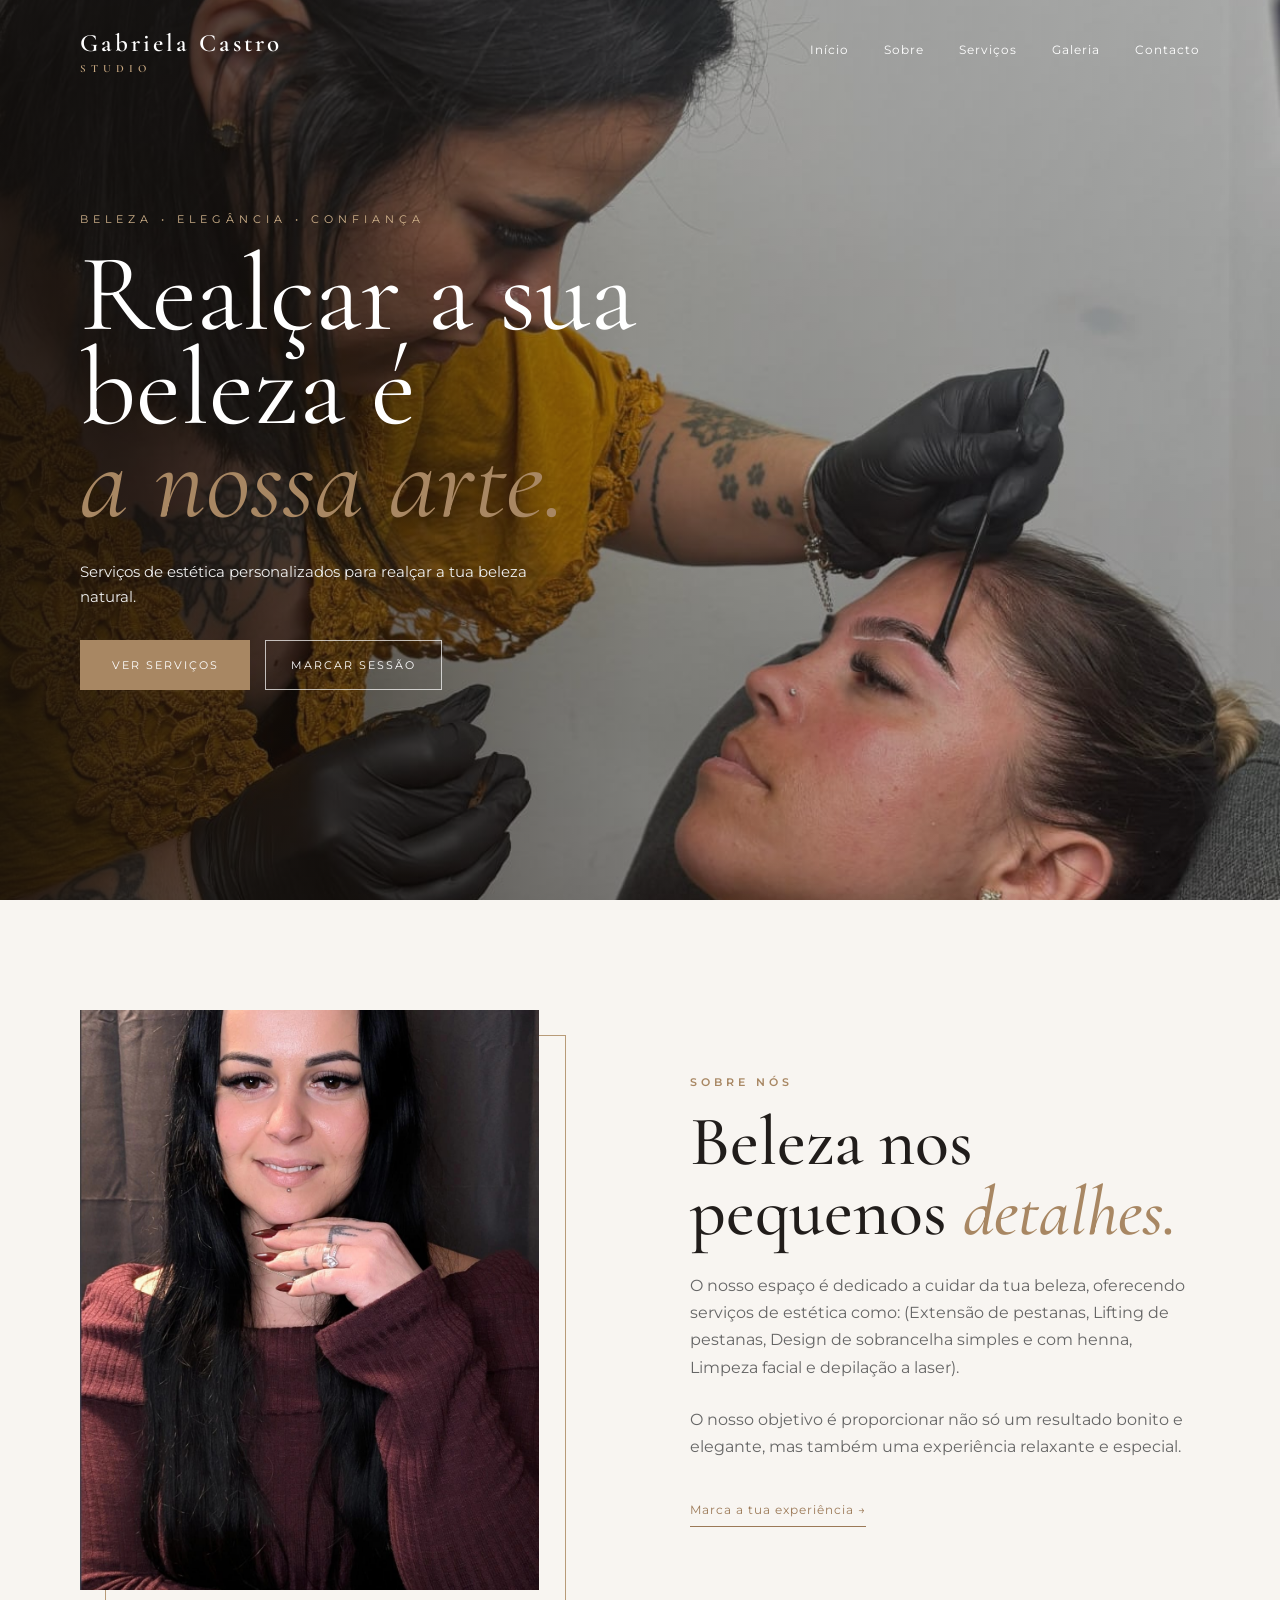
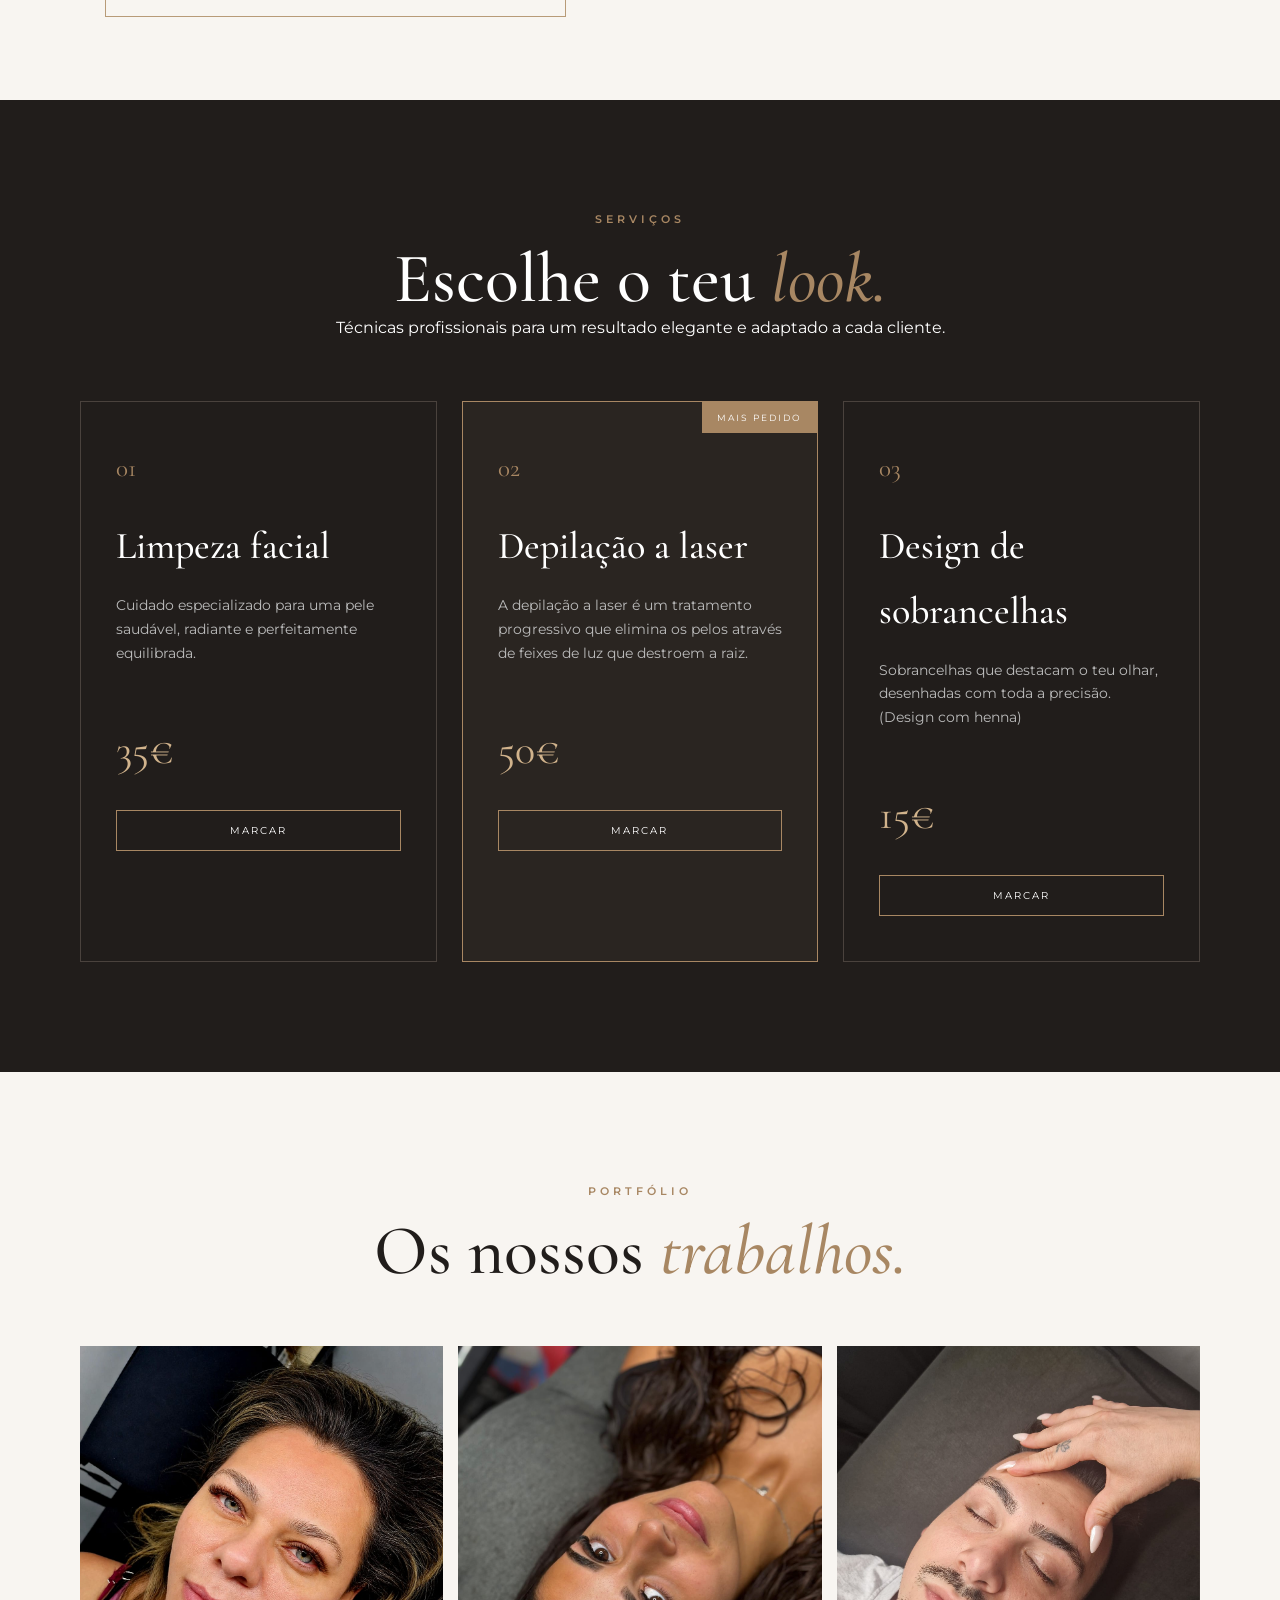
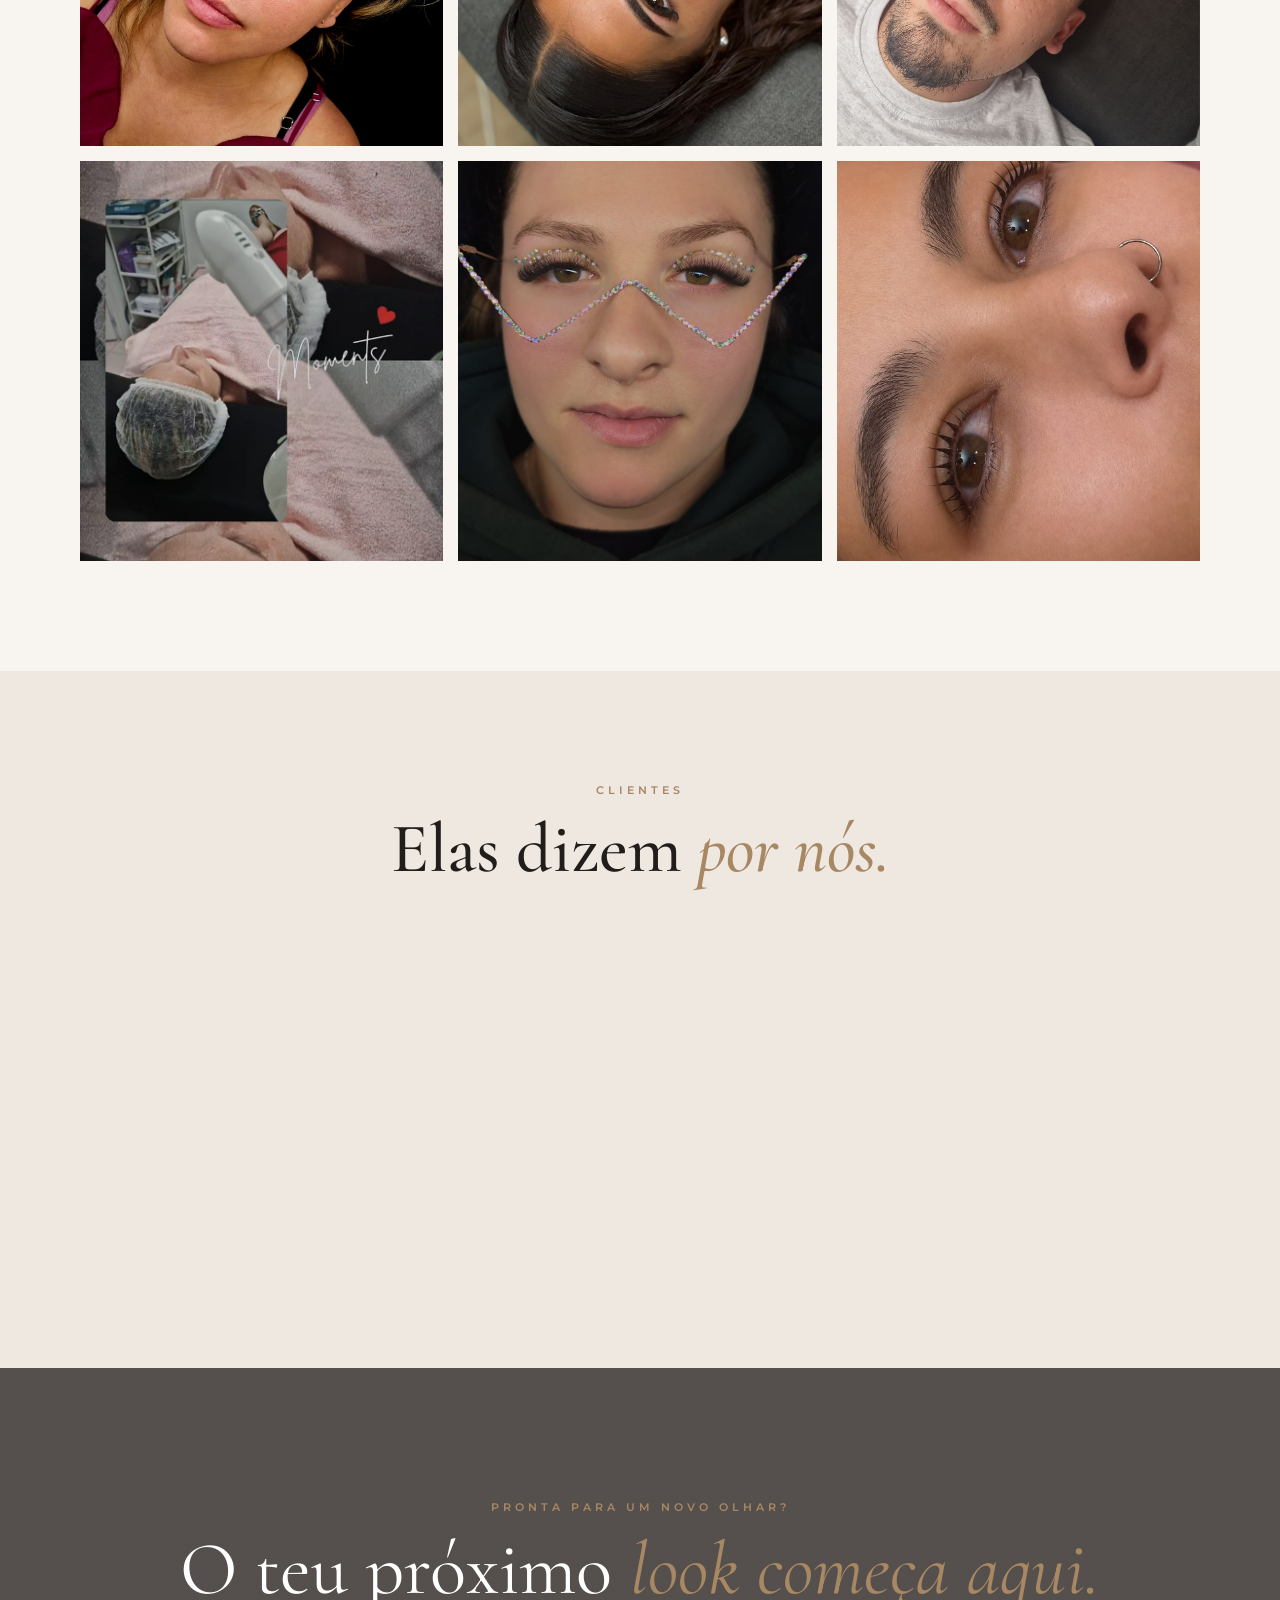
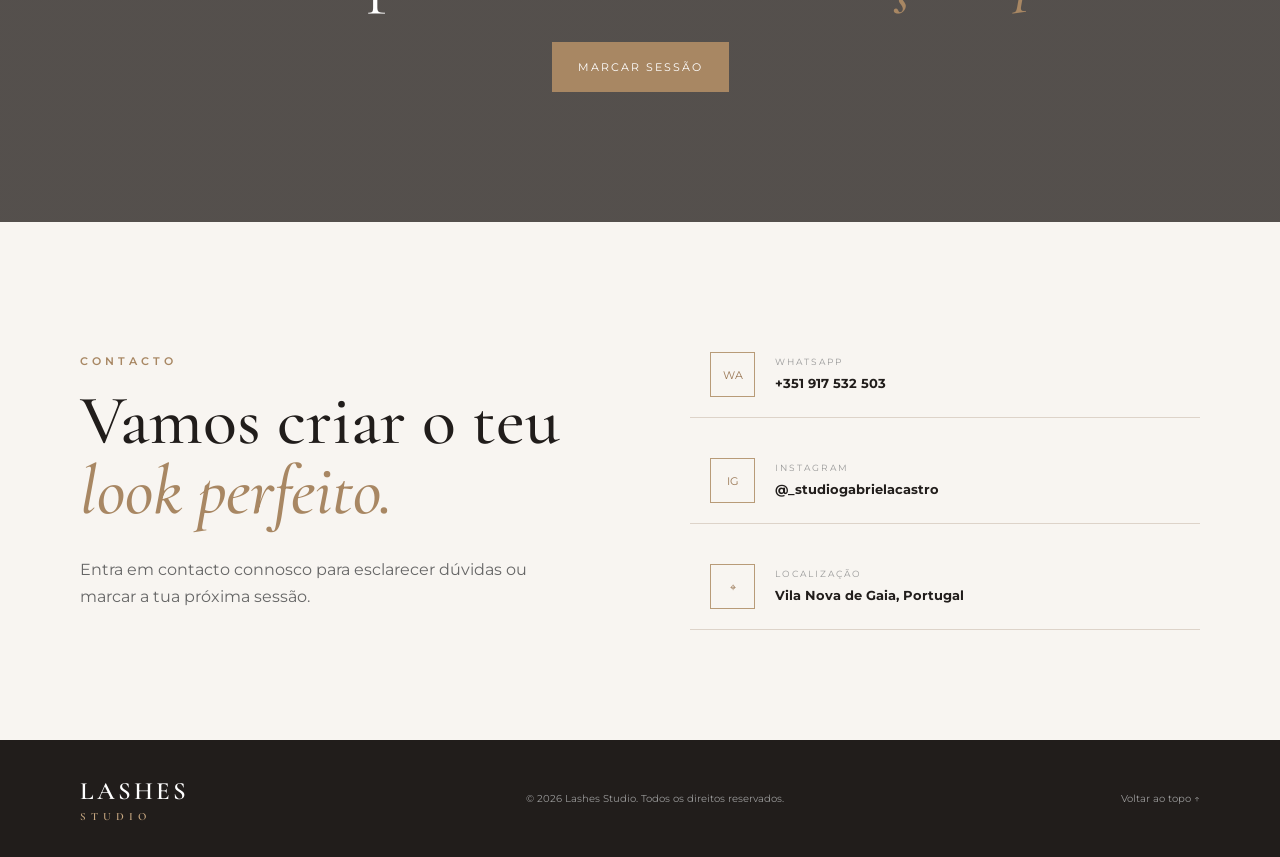
<file: index.html>
<!DOCTYPE html>
<html lang="pt-PT">
<head>
    <meta charset="UTF-8">
    <meta name="viewport" content="width=device-width, initial-scale=1.0">

    <title>Studio Gabriela Castro | Estúdio de estética</title>
<!-- Google Analytics -->
<script async src="https://www.googletagmanager.com/gtag/js?id=G-7PS017GPTR"></script>
<script>
  window.dataLayer = window.dataLayer || [];

  function gtag() {
    dataLayer.push(arguments);
  }

  gtag('js', new Date());
  gtag('config', 'G-7PS017GPTR');
</script>
    <meta name="description"
        content="Studio Gabriela Castro - Estúdio de estética com elegância, cuidado e resultados personalizados. Marca já a tua sessão.">

    <link rel="preconnect" href="https://fonts.googleapis.com">
    <link rel="preconnect" href="https://fonts.gstatic.com" crossorigin>

    <link href="https://fonts.googleapis.com/css2?family=Cormorant+Garamond:wght@400;500;600;700&family=Montserrat:wght@300;400;500;600&display=swap"
        rel="stylesheet">

    <link rel="stylesheet" href="style.css">
</head>

<body>

    <!-- HEADER -->
    <header class="header" id="header">
        <div class="container nav-container">

            <a href="#inicio" class="logo">
                Gabriela Castro<span>STUDIO</span>
            </a>

            <button class="menu-toggle" id="menuToggle" aria-label="Abrir menu">
                <span></span>
                <span></span>
                <span></span>
            </button>

            <nav class="nav" id="nav">
                <a href="#inicio">Início</a>
                <a href="#sobre">Sobre</a>
                <a href="#servicos">Serviços</a>
                <a href="#galeria">Galeria</a>
                <a href="#contacto">Contacto</a>
            </nav>

        </div>
    </header>

    <!-- HERO -->
    <main>

        <section class="hero" id="inicio">

            <div class="hero-overlay"></div>

            <div class="container hero-content">

                <p class="hero-small">BELEZA • ELEGÂNCIA • CONFIANÇA</p>

                <h1>
                    Realçar a sua beleza é<br>
                    <span>a nossa arte.</span>
                </h1>

                <p class="hero-text">
                    Serviços de estética personalizados para realçar
                    a tua beleza natural.
                </p>

                <div class="hero-buttons">
                    <a href="#servicos" class="btn btn-primary">
                        Ver serviços
                    </a>

                    <a href="#contacto" class="btn btn-outline">
                        Marcar sessão
                    </a>
                </div>

            </div>

        </section>

        <!-- SOBRE -->
        <section class="about section" id="sobre">

            <div class="container about-grid">

                <div class="about-image">
                    <div class="image-frame">
                        <img src="images/profile.jpg" alt="Extensão de pestanas, fios tecnológicos">
                    </div>
                </div>

                <div class="about-content">

                    <p class="section-label">SOBRE NÓS</p>

                    <h2>
                        Beleza nos pequenos
                        <span>detalhes.</span>
                    </h2>

                    <p>
                        O nosso espaço é dedicado a cuidar da tua beleza,
                        oferecendo serviços de estética como:
                        (Extensão de pestanas, Lifting de pestanas,
                        Design de sobrancelha simples e com henna, Limpeza facial e depilação a laser).
                    </p>

                    <p>
                        O nosso objetivo é proporcionar não só um resultado
                        bonito e elegante, mas também uma experiência
                        relaxante e especial.
                    </p>

                    <a href="#contacto" class="text-link">
                        Marca a tua experiência →
                    </a>

                </div>

            </div>

        </section>

        <!-- SERVIÇOS -->
        <section class="services section" id="servicos">

            <div class="container">

                <div class="section-heading">
                    <p class="section-label">SERVIÇOS</p>

                    <h2>
                        Escolhe o teu
                        <span>look.</span>
                    </h2>

                    <p>
                        Técnicas profissionais para um resultado elegante
                        e adaptado a cada cliente.
                    </p>
                </div>

                <div class="services-grid">

                    <article class="service-card">

                        <div class="service-number">01</div>

                        <h3>Limpeza facial</h3>

                        <p>
                            Cuidado especializado para uma pele saudável, radiante e perfeitamente equilibrada.
                        </p>

                        <div class="price">
                            35€
                        </div>

                        <button class="service-btn"
                            onclick="openBooking('Limpeza facial')">
                            Marcar
                        </button>

                    </article>

                    <article class="service-card featured">

                        <div class="popular">
                            MAIS PEDIDO
                        </div>

                        <div class="service-number">02</div>

                        <h3>Depilação a laser</h3>

                        <p>
                            A depilação a laser é um tratamento progressivo que elimina os pelos através de feixes de luz que destroem a raiz.
                        </p>

                        <div class="price">
                            50€
                        </div>

                        <button class="service-btn"
                            onclick="openBooking('Depilação a laser')">
                            Marcar
                        </button>

                    </article>

                    <article class="service-card">

                        <div class="service-number">03</div>

                        <h3>Design de sobrancelhas</h3>

                        <p>
                            Sobrancelhas que destacam o teu olhar, desenhadas com toda a precisão.
                            (Design com henna)
                        </p>

                        <div class="price">
                            15€
                        </div>

                        <button class="service-btn"
                            onclick="openBooking('Design de sobrancelhas')">
                            Marcar
                        </button>

                    </article>

                </div>

            </div>

        </section>

        <!-- GALERIA -->
        <section class="gallery section" id="galeria">

            <div class="container">

                <div class="section-heading">
                    <p class="section-label">PORTFÓLIO</p>

                    <h2>
                        Os nossos
                        <span>trabalhos.</span>
                    </h2>
                </div>

                <div class="gallery-grid">

                    <div class="gallery-item">
                        <img src="images/lash1.jpg" alt="Trabalho de lashes">
                    </div>

                    <div class="gallery-item">
                        <img src="images/lash2.jpg" alt="Extensão de pestanas">
                    </div>

                    <div class="gallery-item">
                        <img src="images/Sobrancelhas.jpg" alt="Volume de pestanas">
                    </div>

                    <div class="gallery-item">
                        <img src="images/Limpeza facial.jpg" alt="Lashes profissionais">
                    </div>

                    <div class="gallery-item">
                        <img src="images/Lash4.jpg" alt="Resultado de lashes">
                    </div>

                    <div class="gallery-item">
                        <img src="images/lash3.jpg" alt="Pestanas perfeitas">
                    </div>

                </div>

            </div>

        </section>

        <!-- TESTEMUNHOS -->
        <section class="testimonials section">

            <div class="container">

                <div class="section-heading">
                    <p class="section-label">CLIENTES</p>

                    <h2>
                        Elas dizem
                        <span>por nós.</span>
                    </h2>
                </div>

                <div class="testimonial-grid">

                    <article class="testimonial">
                        <div class="stars">★★★★★</div>

                        <p>
                            “Sem dúvida a melhor das melhores, nasceste para isto. Já fiz laser e logo na primeira sessão notei diferença ”
                        </p>

                        <strong>— Carla @instagram</strong>
                    </article>

                    <article class="testimonial">
                        <div class="stars">★★★★★</div>

                        <p>
                            “Amei minhas sobrancelhas! Feitas com cuidado e dedicação”
                        </p>

                        <strong>— Mikaela @instagram</strong>
                    </article>

                    <article class="testimonial">
                        <div class="stars">★★★★★</div>

                        <p>
                            “Simplesmente única, para além de ser muito boa no que faz, o profissionalismo, o atendimento, é perfeitooo”
                        </p>

                        <strong>— Tatiana @instagram</strong>
                    </article>

                </div>

            </div>

        </section>

        <!-- CTA -->
        <section class="cta">

            <div class="container cta-content">

                <p class="section-label">PRONTA PARA UM NOVO OLHAR?</p>

                <h2>
                    O teu próximo
                    <span>look começa aqui.</span>
                </h2>

                <a href="#" class="btn btn-primary"
                    onclick="openBooking('Marcação geral')">
                    Marcar sessão
                </a>

            </div>

        </section>

        <!-- CONTACTO -->
        <section class="contact section" id="contacto">

            <div class="container contact-grid">

                <div>

                    <p class="section-label">CONTACTO</p>

                    <h2>
                        Vamos criar o teu
                        <span>look perfeito.</span>
                    </h2>

                    <p class="contact-description">
                        Entra em contacto connosco para esclarecer
                        dúvidas ou marcar a tua próxima sessão.
                    </p>

                </div>

                <div class="contact-info">

                    <a href="https://wa.me/351917532503"
                        class="contact-item"
                        target="_blank">

                        <div class="contact-icon">WA</div>

                        <div>
                            <small>WHATSAPP</small>
                            <strong>+351 917 532 503</strong>
                        </div>

                    </a>

                    <a href="https://instagram.com/_studiogabrielacastro"
                        class="contact-item"
                        target="_blank">

                        <div class="contact-icon">IG</div>

                        <div>
                            <small>INSTAGRAM</small>
                            <strong>@_studiogabrielacastro</strong>
                        </div>

                    </a>

                    <div class="contact-item">

                        <div class="contact-icon">⌖</div>

                        <div>
                            <small>LOCALIZAÇÃO</small>
                            <strong>Vila Nova de Gaia, Portugal</strong>
                        </div>

                    </div>

                </div>

            </div>

        </section>

    </main>

    <!-- FOOTER -->
    <footer>

        <div class="container footer-content">

            <div class="logo">
                LASHES<span>STUDIO</span>
            </div>

            <p>
                © 2026 Lashes Studio. Todos os direitos reservados.
            </p>

            <a href="#inicio">
                Voltar ao topo ↑
            </a>

        </div>

    </footer>

    <!-- MODAL DE MARCAÇÃO -->
    <div class="modal" id="bookingModal">

        <div class="modal-content">

            <button class="modal-close" onclick="closeBooking()">
                ×
            </button>

            <p class="section-label">MARCAÇÃO</p>

            <h2>
                Marca a tua
                <span>sessão.</span>
            </h2>

            <p id="selectedService">
                Escolhe o teu serviço.
            </p>

            <form id="bookingForm">

                <input
                    type="text"
                    id="clientName"
                    placeholder="O teu nome"
                    required
                >

                <input
                    type="tel"
                    id="clientPhone"
                    placeholder="O teu número"
                    required
                >

                <input
                    type="date"
                    id="bookingDate"
                    required
                >

                <textarea
                    id="clientMessage"
                    placeholder="Mensagem (opcional)"
                    rows="4">
                </textarea>

                <button type="submit" class="btn btn-primary">
                    Enviar pelo WhatsApp
                </button>

            </form>

        </div>

    </div>

    <script src="script.js"></script>

</body>
</html>
</file>
<file: style.css>
/* =========================
   RESET
========================= */

* {
    margin: 0;
    padding: 0;
    box-sizing: border-box;
}

html {
    scroll-behavior: smooth;
}

body {
    font-family: "Montserrat", sans-serif;
    background: #f8f5f1;
    color: #211d1b;
    line-height: 1.7;
}

img {
    width: 100%;
    display: block;
}

a {
    color: inherit;
    text-decoration: none;
}

button,
input,
textarea {
    font-family: inherit;
}

/* =========================
   GLOBAL
========================= */

.container {
    width: min(1120px, 90%);
    margin: auto;
}

.section {
    padding: 110px 0;
}

.section-label {
    color: #a88763;
    font-size: 11px;
    font-weight: 600;
    letter-spacing: 4px;
    margin-bottom: 15px;
}

.section-heading {
    max-width: 650px;
    margin: 0 auto 60px;
    text-align: center;
}

.section-heading h2,
.about-content h2,
.contact h2 {
    font-family: "Cormorant Garamond", serif;
    font-size: clamp(42px, 6vw, 70px);
    font-weight: 500;
    line-height: 1;
}

h2 span,
h1 span {
    color: #a88763;
    font-style: italic;
}

/* =========================
   HEADER
========================= */

.header {
    position: fixed;
    width: 100%;
    top: 0;
    left: 0;
    z-index: 1000;
    padding: 22px 0;
    transition: 0.3s;
}

.header.scrolled {
    background: rgba(30, 27, 25, 0.96);
    padding: 14px 0;
    box-shadow: 0 5px 25px rgba(0,0,0,0.15);
}

.nav-container {
    display: flex;
    align-items: center;
    justify-content: space-between;
}

.logo {
    font-family: "Cormorant Garamond", serif;
    font-size: 25px;
    font-weight: 600;
    letter-spacing: 3px;
    color: white;
}

.logo span {
    font-size: 11px;
    display: block;
    letter-spacing: 5px;
    color: #c9a982;
    margin-top: -5px;
}

.nav {
    display: flex;
    gap: 35px;
}

.nav a {
    color: white;
    font-size: 12px;
    letter-spacing: 1px;
    transition: 0.3s;
}

.nav a:hover {
    color: #c9a982;
}

.menu-toggle {
    display: none;
    border: none;
    background: transparent;
    cursor: pointer;
}

.menu-toggle span {
    width: 27px;
    height: 2px;
    background: white;
    display: block;
    margin: 6px 0;
}

/* =========================
   HERO
========================= */

.hero {
    height: 100vh;
    min-height: 650px;
    position: relative;
    display: flex;
    align-items: center;

    background:
        url("images/hero.jpg")
        center/cover no-repeat;
}

.hero-overlay {
    position: absolute;
    inset: 0;
    background: linear-gradient(
        90deg,
        rgba(15, 12, 10, 0.88),
        rgba(15, 12, 10, 0.35),
        rgba(15, 12, 10, 0.15)
    );
}

.hero-content {
    position: relative;
    z-index: 2;
    color: white;
}

.hero-small {
    font-size: 11px;
    letter-spacing: 5px;
    color: #d1b38c;
    margin-bottom: 20px;
}

.hero h1 {
    font-family: "Cormorant Garamond", serif;
    font-size: clamp(65px, 9vw, 110px);
    font-weight: 400;
    line-height: 0.85;
    max-width: 750px;
}

.hero-text {
    max-width: 500px;
    margin: 30px 0;
    font-size: 15px;
    color: #eee;
}

.hero-buttons {
    display: flex;
    gap: 15px;
}

/* =========================
   BUTTONS
========================= */

.btn {
    display: inline-flex;
    justify-content: center;
    align-items: center;
    min-width: 170px;
    padding: 15px 25px;
    border: 1px solid #a88763;
    font-size: 11px;
    letter-spacing: 2px;
    text-transform: uppercase;
    transition: 0.3s;
    cursor: pointer;
}

.btn-primary {
    background: #a88763;
    color: white;
}

.btn-primary:hover {
    background: #8d6d4d;
    border-color: #8d6d4d;
    transform: translateY(-3px);
}

.btn-outline {
    color: white;
    border-color: rgba(255,255,255,0.7);
}

.btn-outline:hover {
    background: white;
    color: #211d1b;
}

/* =========================
   ABOUT
========================= */

.about {
    background: #f8f5f1;
}

.about-grid {
    display: grid;
    grid-template-columns: 1fr 1fr;
    gap: 100px;
    align-items: center;
}

.about-image {
    position: relative;
}

.image-frame {
    position: relative;
    width: 90%;
}

.image-frame::after {
    content: "";
    position: absolute;
    width: 100%;
    height: 100%;
    border: 1px solid #b89b78;
    top: 25px;
    left: 25px;
    z-index: 0;
}

.image-frame img {
    position: relative;
    z-index: 1;
    height: 580px;
    object-fit: cover;
}

.about-content p:not(.section-label) {
    margin: 25px 0;
    color: #666;
}

.text-link {
    display: inline-block;
    margin-top: 15px;
    color: #9b7957;
    font-size: 12px;
    letter-spacing: 1px;
    border-bottom: 1px solid #9b7957;
    padding-bottom: 5px;
}

/* =========================
   SERVICES
========================= */

.services {
    background: #211d1b;
    color: white;
}

.services-grid {
    display: grid;
    grid-template-columns: repeat(3, 1fr);
    gap: 25px;
}

.service-card {
    position: relative;
    padding: 45px 35px;
    border: 1px solid #4a423d;
    transition: 0.4s;
}

.service-card:hover {
    transform: translateY(-10px);
    border-color: #a88763;
}

.service-card.featured {
    background: #2a2521;
    border-color: #a88763;
}

.popular {
    position: absolute;
    top: 0;
    right: 0;
    background: #a88763;
    color: white;
    padding: 8px 15px;
    font-size: 9px;
    letter-spacing: 2px;
}

.service-number {
    color: #a88763;
    font-family: "Cormorant Garamond", serif;
    font-size: 25px;
}

.service-card h3 {
    font-family: "Cormorant Garamond", serif;
    font-size: 38px;
    font-weight: 500;
    margin: 25px 0 15px;
}

.service-card p {
    color: #bbb;
    font-size: 14px;
    min-height: 95px;
}

.price {
    font-family: "Cormorant Garamond", serif;
    font-size: 42px;
    color: #d1b38c;
    margin: 25px 0;
}

.service-btn {
    width: 100%;
    padding: 13px;
    background: transparent;
    border: 1px solid #a88763;
    color: white;
    cursor: pointer;
    letter-spacing: 2px;
    font-size: 10px;
    text-transform: uppercase;
    transition: 0.3s;
}

.service-btn:hover {
    background: #a88763;
}

/* =========================
   GALLERY
========================= */

.gallery-grid {
    display: grid;
    grid-template-columns: repeat(3, 1fr);
    gap: 15px;
}

.gallery-item {
    overflow: hidden;
    height: 400px;
}

.gallery-item img {
    height: 100%;
    object-fit: cover;
    transition: 0.6s;
}

.gallery-item:hover img {
    transform: scale(1.08);
}

/* =========================
   TESTIMONIALS
========================= */

.testimonials {
    background: #eee8e1;
}

.testimonial-grid {
    display: grid;
    grid-template-columns: repeat(3, 1fr);
    gap: 25px;
}

.testimonial {
    background: #f8f5f1;
    padding: 40px;
    text-align: center;
}

.stars {
    color: #a88763;
    letter-spacing: 4px;
    margin-bottom: 20px;
}

.testimonial p {
    font-family: "Cormorant Garamond", serif;
    font-size: 24px;
    line-height: 1.4;
    margin-bottom: 25px;
}

.testimonial strong {
    font-size: 11px;
    letter-spacing: 2px;
}

/* =========================
   CTA
========================= */

.cta {
    background:
        linear-gradient(rgba(30,25,22,.75), rgba(30,25,22,.75)),
        url("images/hero.jpg")
        center/cover fixed;

    padding: 130px 0;
    text-align: center;
    color: white;
}

.cta h2 {
    font-family: "Cormorant Garamond", serif;
    font-size: clamp(45px, 7vw, 75px);
    font-weight: 400;
    line-height: 1;
    margin-bottom: 35px;
}

/* =========================
   CONTACT
========================= */

.contact {
    background: #f8f5f1;
}

.contact-grid {
    display: grid;
    grid-template-columns: 1fr 1fr;
    gap: 100px;
    align-items: center;
}

.contact-description {
    color: #666;
    max-width: 500px;
    margin-top: 30px;
}

.contact-info {
    display: flex;
    flex-direction: column;
    gap: 20px;
}

.contact-item {
    display: flex;
    align-items: center;
    gap: 20px;
    padding: 20px;
    border-bottom: 1px solid #ddd3c9;
}

.contact-icon {
    width: 45px;
    height: 45px;
    border: 1px solid #b89b78;
    display: grid;
    place-items: center;
    color: #9b7957;
    font-size: 11px;
}

.contact-item small {
    display: block;
    font-size: 9px;
    letter-spacing: 2px;
    color: #999;
}

.contact-item strong {
    font-size: 13px;
}

/* =========================
   FOOTER
========================= */

footer {
    background: #211d1b;
    color: white;
    padding: 30px 0;
}

.footer-content {
    display: flex;
    align-items: center;
    justify-content: space-between;
}

.footer-content p,
.footer-content a {
    color: #999;
    font-size: 10px;
}

/* =========================
   MODAL
========================= */

.modal {
    position: fixed;
    inset: 0;
    background: rgba(0,0,0,.75);
    display: flex;
    align-items: center;
    justify-content: center;
    padding: 20px;
    opacity: 0;
    visibility: hidden;
    transition: .3s;
    z-index: 2000;
}

.modal.active {
    opacity: 1;
    visibility: visible;
}

.modal-content {
    position: relative;
    background: #f8f5f1;
    width: min(500px, 100%);
    padding: 45px;
    transform: translateY(30px);
    transition: .3s;
}

.modal.active .modal-content {
    transform: translateY(0);
}

.modal-content h2 {
    font-family: "Cormorant Garamond", serif;
    font-size: 45px;
    font-weight: 500;
    line-height: 1;
}

.modal-content > p:not(.section-label) {
    margin: 15px 0 25px;
    color: #777;
}

.modal-close {
    position: absolute;
    right: 20px;
    top: 15px;
    background: transparent;
    border: none;
    font-size: 30px;
    cursor: pointer;
}

#bookingForm {
    display: flex;
    flex-direction: column;
    gap: 12px;
}

#bookingForm input,
#bookingForm textarea {
    width: 100%;
    padding: 14px;
    border: 1px solid #ddd0c4;
    background: white;
    outline: none;
    resize: vertical;
}

#bookingForm input:focus,
#bookingForm textarea:focus {
    border-color: #a88763;
}

/* =========================
   ANIMATIONS
========================= */

.reveal {
    opacity: 0;
    transform: translateY(35px);
    transition: 0.8s ease;
}

.reveal.visible {
    opacity: 1;
    transform: translateY(0);
}

/* =========================
   MOBILE
========================= */

@media (max-width: 800px) {

    .section {
        padding: 80px 0;
    }

    .menu-toggle {
        display: block;
    }

    .nav {
        position: absolute;
        top: 100%;
        left: 0;
        width: 100%;
        background: #211d1b;
        flex-direction: column;
        align-items: center;
        gap: 0;
        max-height: 0;
        overflow: hidden;
        transition: 0.4s;
    }

    .nav.active {
        max-height: 400px;
        padding: 15px 0;
    }

    .nav a {
        width: 100%;
        text-align: center;
        padding: 15px;
    }

    .hero {
        min-height: 700px;
    }

    .hero h1 {
        font-size: 70px;
    }

    .hero-buttons {
        flex-direction: column;
        width: 100%;
    }

    .btn {
        width: 100%;
    }

    .about-grid,
    .contact-grid {
        grid-template-columns: 1fr;
        gap: 60px;
    }

    .image-frame {
        width: 90%;
        margin: auto;
    }

    .image-frame img {
        height: 450px;
    }

    .services-grid,
    .testimonial-grid {
        grid-template-columns: 1fr;
    }

    .gallery-grid {
        grid-template-columns: repeat(2, 1fr);
    }

    .gallery-item {
        height: 250px;
    }

    .footer-content {
        flex-direction: column;
        gap: 20px;
        text-align: center;
    }

    .modal-content {
        padding: 35px 25px;
    }
}

@media (max-width: 450px) {

    .gallery-grid {
        grid-template-columns: 1fr;
    }

    .gallery-item {
        height: 350px;
    }

    .hero h1 {
        font-size: 58px;
    }
}
</file>
